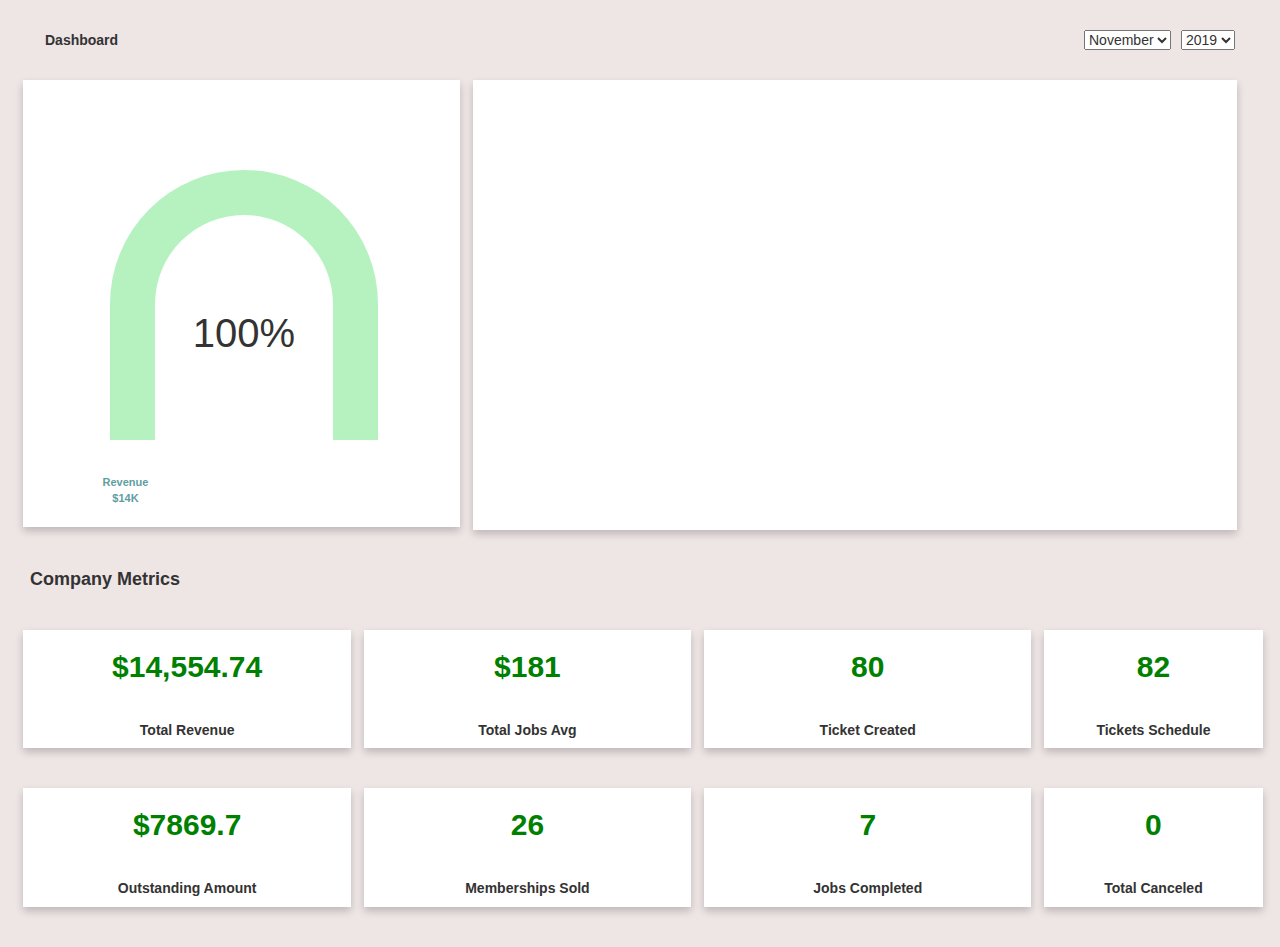
<file: html/dashboard.html>
<!DOCTYPE html>
<html>

<head>
    <title>SMARTSERV</title>
    <meta charset="utf-8">
    <meta name="viewport" content="width=device-width, initial-scale=1">
</head>
<link rel="stylesheet" href="https://maxcdn.bootstrapcdn.com/bootstrap/3.4.0/css/bootstrap.min.css">
<script src="https://ajax.googleapis.com/ajax/libs/jquery/3.4.1/jquery.min.js"></script>
<script src="https://maxcdn.bootstrapcdn.com/bootstrap/3.4.0/js/bootstrap.min.js"></script>
<link rel="stylesheet" href="../css/dash.css">
<link rel="stylesheet" href="https://cdnjs.cloudflare.com/ajax/libs/font-awesome/4.7.0/css/font-awesome.min.css">
<script type="text/javascript" src="https://canvasjs.com/assets/script/canvasjs.min.js"></script>


<script type="text/javascript" src="../js/javascript.js"></script>

<body id="body2">
    <div id="heading">
        <div class="col-lg-12">
            <b>Dashboard</b>
            <select id="sel">
                <option >2019</option>
            </select>
            <select id="sel">
                <option>November</option>
            </select>
        </div>
    </div>
    <br>
    <div class="row">
        <div class="card col-md-4" style=" margin-left: 3vw;">
            <ul class="chart-skills leftside">
            </ul>
        </div>
        <div class="card col-md-7" style=" margin-left: 1vw;">
            <div class="rightside d-flex justify-content-center align-items-center" id="chartContainer2">
            </div>
        </div>
    </div>

    <div>
        <h4 id="heading"><b>Company Metrics</b></h4>
        <div class="row">
            <div class="card col-md-3" style="margin-left: 3vw;">
                <h2 style="color: green;"><b>$14,554.74</b></h2>
                <br>
                <h5><b>Total Revenue</b></h5>
            </div>
            <div class="card col-md-3" style="margin-left: 1vw;">
                <h2 style="color: green;"><b>$181</b></h2>
                <br>
                <h5><b>Total Jobs Avg</b></h5>
            </div>
            <div class="card col-md-3" style="margin-left: 1vw;">
                <h2 style="color: green;"><b>80</b></h2>
                <br>
                <h5><b>Ticket Created</b></h5>
            </div>
            <div class="card col-md-2" style="margin-left: 1vw;">
                <h2 style="color: green;"><b>82</b></h2>
                <br>
                <h5><b>Tickets Schedule</b></h5>
            </div>
        </div>
        <br><br>
        <div class="row">
            <div class="card col-md-3" style="margin-left: 3vw;">
                <h2 style="color: green;"><b>$7869.7</b></h2>
                <br>
                <h5><b>Outstanding Amount</b></h5>
            </div>
            <div class="card col-md-3" style="margin-left: 1vw;">
                <h2 style="color: green;"><b>26</b></h2>
                <br>
                <h5><b>Memberships Sold</b></h5>
            </div>
            <div class="card col-md-3" style="margin-left: 1vw;">
                <h2 style="color: green;"><b>7</b></h2>
                <br>
                <h5><b>Jobs Completed</b></h5>
            </div>
            <div class="card col-md-2" style="margin-left: 1vw;">
                <h2 style="color: green;"><b>0</b></h2>
                <br>
                <h5><b>Total Canceled</b></h5>
            </div>
        </div>
        <br><br>
</body>

</html>
</file>
<file: css/dash.css>
.card {
    box-shadow: 0 4px 8px 0 rgba(0, 0, 0, 0.2);
    /* margin: auto; */
    text-align: center;
    font-family: arial;
    background-color: white;
}

#body2 {
    background-color: rgb(238, 229, 229);
}

#heading {
    padding: 30px;
}

#sel {
    float: right;
    margin-left: 10px;
}

.leftside,
.rightside {
    height: 50vh;
    width: 100%;
}

@media screen and (min-width: 768px) {
    .leftside,
    .rightside {
        height: 100hv;
    }
}

.chart-skills {
    position: relative;
    width: 8vw;
    height: 38.5vh;
    margin-top: 10vh;
}

.chart-skills::before,
.chart-skills::after {
    position: absolute;
}

.chart-skills::before {
    content: '100%';
    /* width: inherit; */
    text-align: center;
    padding-top: 10vh;
    font-size: 40px;
    width: 21vw;
    height: 30vh;
    border: 45px solid rgba(14, 211, 47, 0.3);
    border-bottom: none;
    border-top-left-radius: 175px;
    border-top-right-radius: 175px;
}

.chart-skills::after {
    content: 'Revenue $14K';
    /* left: 50%; */
    left: 85%;
    bottom: 10px;
    transform: translateX(-50%);
    font-size: 1.1rem;
    font-weight: bold;
    color: cadetblue;
}
</file>
